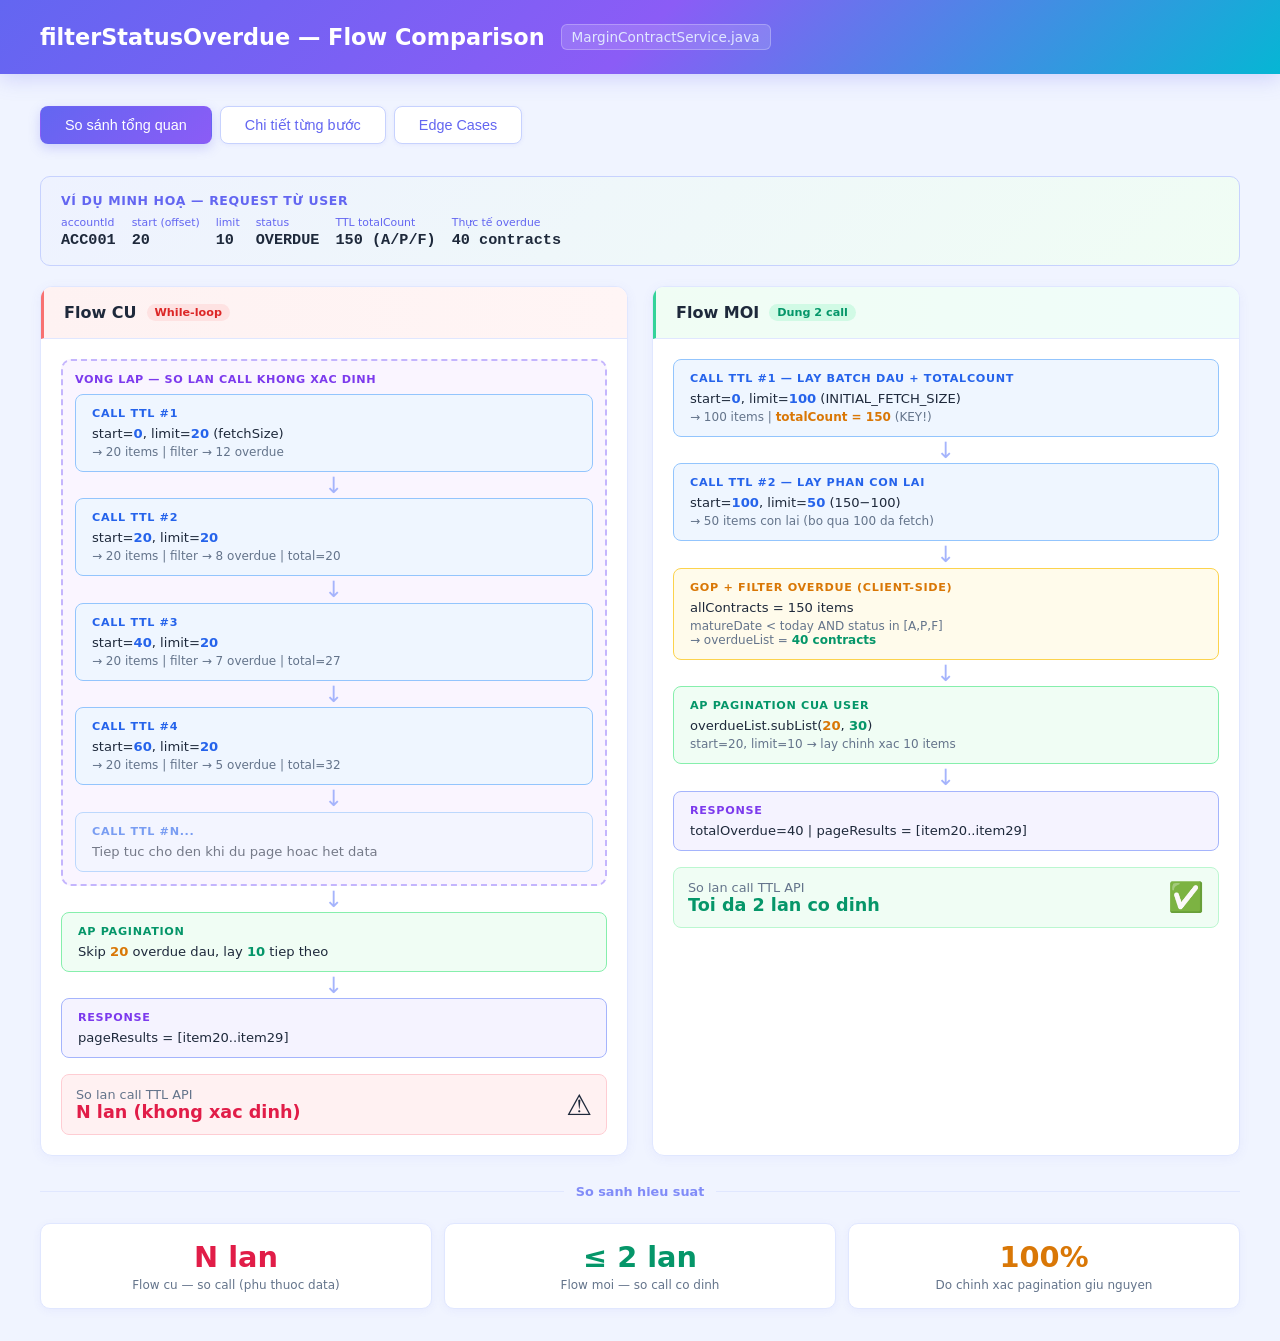
<file: index-3.html>
<!DOCTYPE html>
<html lang="vi">
<head>
<meta charset="UTF-8">
<meta name="viewport" content="width=device-width, initial-scale=1.0">
<title>filterStatusOverdue — So sánh Flow Cũ vs Mới</title>
<style>
  * { box-sizing: border-box; margin: 0; padding: 0; }
  body { font-family: 'Segoe UI', system-ui, sans-serif; background: #f0f4ff; color: #1e293b; min-height: 100vh; }

  header {
    background: linear-gradient(135deg, #6366f1 0%, #8b5cf6 50%, #06b6d4 100%);
    border-bottom: none;
    padding: 24px 40px;
    display: flex; align-items: center; gap: 16px;
    box-shadow: 0 4px 20px #6366f140;
  }
  header h1 { font-size: 1.4rem; font-weight: 700; color: #fff; }
  header span { font-size: 0.85rem; color: #e0e7ff; background: #ffffff25; border: 1px solid #ffffff40; border-radius: 6px; padding: 4px 10px; }

  .container { max-width: 1400px; margin: 0 auto; padding: 32px 40px; }

  /* tabs */
  .tabs { display: flex; gap: 8px; margin-bottom: 32px; }
  .tab { padding: 10px 24px; border-radius: 8px; border: 1px solid #c7d2fe; background: #fff; color: #6366f1; cursor: pointer; font-size: 0.9rem; font-weight: 500; transition: all .2s; box-shadow: 0 1px 4px #6366f115; }
  .tab.active { background: linear-gradient(135deg, #6366f1, #8b5cf6); border-color: transparent; color: #fff; box-shadow: 0 4px 12px #6366f140; }
  .tab:hover:not(.active) { border-color: #818cf8; color: #4f46e5; background: #eef2ff; }

  .panel { display: none; }
  .panel.active { display: block; }

  /* comparison grid */
  .grid { display: grid; grid-template-columns: 1fr 1fr; gap: 24px; }
  @media (max-width: 900px) { .grid { grid-template-columns: 1fr; } }

  .card {
    background: #fff;
    border: 1px solid #e0e7ff;
    border-radius: 12px;
    overflow: hidden;
    box-shadow: 0 2px 12px #6366f110;
  }
  .card-header {
    padding: 16px 20px;
    display: flex; align-items: center; gap: 10px;
    border-bottom: 1px solid #e0e7ff;
  }
  .card-header.old { background: linear-gradient(90deg, #fef2f2, #fff5f5); border-left: 3px solid #f87171; }
  .card-header.new { background: linear-gradient(90deg, #f0fdf4, #f0fdfa); border-left: 3px solid #34d399; }
  .card-header h2 { font-size: 1rem; font-weight: 600; color: #1e293b; }
  .badge { font-size: 0.7rem; padding: 2px 8px; border-radius: 20px; font-weight: 600; }
  .badge.bad { background: #fee2e2; color: #dc2626; }
  .badge.good { background: #d1fae5; color: #059669; }
  .card-body { padding: 20px; }

  /* flow steps */
  .step {
    display: flex; gap: 14px; margin-bottom: 12px; align-items: flex-start;
    animation: fadeIn .4s ease both;
  }
  .step-icon {
    width: 32px; height: 32px; border-radius: 8px; flex-shrink: 0;
    display: flex; align-items: center; justify-content: center;
    font-size: 0.8rem; font-weight: 700;
  }
  .step-icon.api { background: #dbeafe; color: #2563eb; }
  .step-icon.filter { background: #fef3c7; color: #d97706; }
  .step-icon.page { background: #d1fae5; color: #059669; }
  .step-icon.loop { background: #ede9fe; color: #7c3aed; }
  .step-icon.warn { background: #fee2e2; color: #dc2626; }
  .step-icon.ok { background: #d1fae5; color: #059669; }

  .step-content { flex: 1; }
  .step-title { font-size: 0.88rem; font-weight: 600; color: #1e293b; margin-bottom: 4px; }
  .step-desc { font-size: 0.8rem; color: #64748b; line-height: 1.5; }
  .step-code {
    margin-top: 6px; background: #f8fafc; border: 1px solid #e2e8f0;
    border-radius: 6px; padding: 8px 10px;
    font-family: 'Courier New', monospace; font-size: 0.75rem; color: #4f46e5;
    white-space: pre;
  }

  .arrow {
    text-align: center; color: #a5b4fc; font-size: 1.2rem; margin: 2px 0 2px 46px;
  }

  /* call counter */
  .call-counter {
    display: flex; gap: 8px; margin-top: 16px; padding: 12px 14px;
    border-radius: 8px; align-items: center;
  }
  .call-counter.bad { background: #fff1f2; border: 1px solid #fecdd3; }
  .call-counter.good { background: #f0fdf4; border: 1px solid #bbf7d0; }
  .call-counter-label { font-size: 0.8rem; color: #64748b; }
  .call-counter-value { font-size: 1.1rem; font-weight: 700; }
  .call-counter-value.bad { color: #e11d48; }
  .call-counter-value.good { color: #059669; }

  /* divider */
  .divider { display: flex; align-items: center; gap: 12px; margin: 28px 0 20px; }
  .divider-line { flex: 1; height: 1px; background: #e0e7ff; }
  .divider-label { font-size: 0.8rem; color: #818cf8; white-space: nowrap; font-weight: 600; }

  /* timeline panel */
  .timeline { position: relative; padding-left: 28px; }
  .timeline::before { content: ''; position: absolute; left: 10px; top: 0; bottom: 0; width: 2px; background: #e0e7ff; }
  .tl-item { position: relative; margin-bottom: 20px; }
  .tl-dot {
    position: absolute; left: -24px; top: 4px;
    width: 14px; height: 14px; border-radius: 50%; border: 2px solid;
  }
  .tl-dot.api { background: #818cf8; border-color: #6366f1; }
  .tl-dot.filter { background: #fbbf24; border-color: #f59e0b; }
  .tl-dot.page { background: #34d399; border-color: #10b981; }
  .tl-title { font-size: 0.85rem; font-weight: 600; color: #1e293b; margin-bottom: 4px; }
  .tl-desc { font-size: 0.78rem; color: #64748b; }
  .tl-tag { display: inline-block; font-size: 0.68rem; padding: 1px 7px; border-radius: 10px; margin-left: 6px; font-weight: 600; vertical-align: middle; }
  .tl-tag.old { background: #fee2e2; color: #dc2626; }
  .tl-tag.new { background: #d1fae5; color: #059669; }

  /* metrics */
  .metrics { display: grid; grid-template-columns: repeat(3, 1fr); gap: 12px; margin-top: 24px; }
  .metric { background: #fff; border: 1px solid #e0e7ff; border-radius: 10px; padding: 16px; text-align: center; box-shadow: 0 2px 8px #6366f110; }
  .metric-val { font-size: 1.8rem; font-weight: 800; margin-bottom: 4px; }
  .metric-label { font-size: 0.75rem; color: #64748b; }
  .metric-val.red { color: #e11d48; }
  .metric-val.green { color: #059669; }
  .metric-val.yellow { color: #d97706; }

  /* edge cases */
  .ec-grid { display: grid; grid-template-columns: repeat(2, 1fr); gap: 12px; }
  .ec-card { background: #fff; border: 1px solid #e0e7ff; border-radius: 10px; padding: 16px; box-shadow: 0 2px 8px #6366f110; }
  .ec-title { font-size: 0.85rem; font-weight: 600; color: #1e293b; margin-bottom: 8px; display: flex; align-items: center; gap: 8px; }
  .ec-icon { font-size: 1.1rem; }
  .ec-body { font-size: 0.78rem; color: #475569; line-height: 1.6; }
  .ec-code { display: inline; font-family: monospace; background: #eef2ff; padding: 1px 5px; border-radius: 4px; color: #4f46e5; }

  /* scenario */
  .scenario-box { background: linear-gradient(135deg, #eef2ff, #f0fdf4); border: 1px solid #c7d2fe; border-radius: 10px; padding: 16px 20px; margin-bottom: 20px; }
  .scenario-title { font-size: 0.78rem; color: #6366f1; margin-bottom: 8px; text-transform: uppercase; letter-spacing: .05em; font-weight: 700; }
  .scenario-params { display: flex; gap: 16px; flex-wrap: wrap; }
  .param { display: flex; flex-direction: column; gap: 2px; }
  .param-key { font-size: 0.68rem; color: #6366f1; }
  .param-val { font-size: 0.95rem; font-weight: 700; color: #1e293b; font-family: monospace; }

  /* visual flow */
  .vflow { display: flex; flex-direction: column; gap: 0; }
  .vbox {
    border: 1px solid; border-radius: 8px; padding: 12px 16px;
    position: relative; font-size: 0.82rem;
  }
  .vbox.api-box { background: #eff6ff; border-color: #93c5fd; }
  .vbox.filter-box { background: #fffbeb; border-color: #fcd34d; }
  .vbox.page-box { background: #f0fdf4; border-color: #86efac; }
  .vbox.result-box { background: #f5f3ff; border-color: #a5b4fc; }
  .vbox-label { font-size: 0.7rem; font-weight: 700; text-transform: uppercase; letter-spacing: .06em; margin-bottom: 6px; }
  .vbox-label.api { color: #2563eb; }
  .vbox-label.filter { color: #d97706; }
  .vbox-label.page { color: #059669; }
  .vbox-label.result { color: #7c3aed; }
  .vbox-content { color: #1e293b; }
  .vbox-sub { font-size: 0.75rem; color: #64748b; margin-top: 4px; }
  .varrow { text-align: center; color: #a5b4fc; font-size: 1.4rem; line-height: 1; padding: 2px 0; }
  .highlight { color: #d97706; font-weight: 700; }
  .highlight-g { color: #059669; font-weight: 700; }
  .highlight-b { color: #2563eb; font-weight: 700; }
  .loop-wrap { border: 2px dashed #c4b5fd; border-radius: 10px; padding: 12px; background: #faf5ff; }
  .loop-label { font-size: 0.7rem; color: #7c3aed; font-weight: 700; margin-bottom: 8px; text-transform: uppercase; letter-spacing: .05em; }

  @keyframes fadeIn { from { opacity: 0; transform: translateY(8px); } to { opacity: 1; transform: translateY(0); } }
</style>
</head>
<body>

<header>
  <div>
    <h1>filterStatusOverdue — Flow Comparison</h1>
  </div>
  <span>MarginContractService.java</span>
</header>

<div class="container">

  <div class="tabs">
    <button class="tab active" onclick="showTab('compare')">So sánh tổng quan</button>
    <button class="tab" onclick="showTab('detail')">Chi tiết từng bước</button>
    <button class="tab" onclick="showTab('edge')">Edge Cases</button>
  </div>

  <!-- ===================== TAB 1: COMPARE ===================== -->
  <div class="panel active" id="tab-compare">

    <div class="scenario-box">
      <div class="scenario-title">Ví dụ minh hoạ — Request từ user</div>
      <div class="scenario-params">
        <div class="param"><span class="param-key">accountId</span><span class="param-val">ACC001</span></div>
        <div class="param"><span class="param-key">start (offset)</span><span class="param-val">20</span></div>
        <div class="param"><span class="param-key">limit</span><span class="param-val">10</span></div>
        <div class="param"><span class="param-key">status</span><span class="param-val">OVERDUE</span></div>
        <div class="param"><span class="param-key">TTL totalCount</span><span class="param-val">150 (A/P/F)</span></div>
        <div class="param"><span class="param-key">Thực tế overdue</span><span class="param-val">40 contracts</span></div>
      </div>
    </div>

    <div class="grid">

      <!-- OLD -->
      <div class="card">
        <div class="card-header old">
          <h2>Flow CU</h2>
          <span class="badge bad">While-loop</span>
        </div>
        <div class="card-body">
          <div class="vflow">
            <div class="loop-wrap">
              <div class="loop-label">Vong lap — so lan call KHONG xac dinh</div>

              <div class="vbox api-box">
                <div class="vbox-label api">Call TTL #1</div>
                <div class="vbox-content">start=<span class="highlight-b">0</span>, limit=<span class="highlight-b">20</span> (fetchSize)</div>
                <div class="vbox-sub">→ 20 items | filter → 12 overdue</div>
              </div>
              <div class="varrow">↓</div>
              <div class="vbox api-box">
                <div class="vbox-label api">Call TTL #2</div>
                <div class="vbox-content">start=<span class="highlight-b">20</span>, limit=<span class="highlight-b">20</span></div>
                <div class="vbox-sub">→ 20 items | filter → 8 overdue | total=20</div>
              </div>
              <div class="varrow">↓</div>
              <div class="vbox api-box">
                <div class="vbox-label api">Call TTL #3</div>
                <div class="vbox-content">start=<span class="highlight-b">40</span>, limit=<span class="highlight-b">20</span></div>
                <div class="vbox-sub">→ 20 items | filter → 7 overdue | total=27</div>
              </div>
              <div class="varrow">↓</div>
              <div class="vbox api-box">
                <div class="vbox-label api">Call TTL #4</div>
                <div class="vbox-content">start=<span class="highlight-b">60</span>, limit=<span class="highlight-b">20</span></div>
                <div class="vbox-sub">→ 20 items | filter → 5 overdue | total=32</div>
              </div>
              <div class="varrow">↓</div>
              <div class="vbox api-box" style="opacity:.6">
                <div class="vbox-label api">Call TTL #N...</div>
                <div class="vbox-content">Tiep tuc cho den khi du page hoac het data</div>
              </div>
            </div>

            <div class="varrow">↓</div>

            <div class="vbox page-box">
              <div class="vbox-label page">Ap Pagination</div>
              <div class="vbox-content">Skip <span class="highlight">20</span> overdue dau, lay <span class="highlight-g">10</span> tiep theo</div>
            </div>

            <div class="varrow">↓</div>

            <div class="vbox result-box">
              <div class="vbox-label result">Response</div>
              <div class="vbox-content">pageResults = [item20..item29]</div>
            </div>
          </div>

          <div class="call-counter bad">
            <div style="flex:1">
              <div class="call-counter-label">So lan call TTL API</div>
              <div class="call-counter-value bad">N lan (khong xac dinh)</div>
            </div>
            <div style="font-size:1.8rem">⚠️</div>
          </div>
        </div>
      </div>

      <!-- NEW -->
      <div class="card">
        <div class="card-header new">
          <h2>Flow MOI</h2>
          <span class="badge good">Dung 2 call</span>
        </div>
        <div class="card-body">
          <div class="vflow">

            <div class="vbox api-box">
              <div class="vbox-label api">Call TTL #1 — Lay batch dau + totalCount</div>
              <div class="vbox-content">start=<span class="highlight-b">0</span>, limit=<span class="highlight-b">100</span> (INITIAL_FETCH_SIZE)</div>
              <div class="vbox-sub">→ 100 items | <span class="highlight">totalCount = 150</span> (KEY!)</div>
            </div>

            <div class="varrow">↓</div>

            <div class="vbox api-box">
              <div class="vbox-label api">Call TTL #2 — Lay phan con lai</div>
              <div class="vbox-content">start=<span class="highlight-b">100</span>, limit=<span class="highlight-b">50</span> (150−100)</div>
              <div class="vbox-sub">→ 50 items con lai (bo qua 100 da fetch)</div>
            </div>

            <div class="varrow">↓</div>

            <div class="vbox filter-box">
              <div class="vbox-label filter">Gop + Filter Overdue (client-side)</div>
              <div class="vbox-content">allContracts = 150 items</div>
              <div class="vbox-sub">matureDate &lt; today AND status in [A,P,F]<br>→ overdueList = <span class="highlight-g">40 contracts</span></div>
            </div>

            <div class="varrow">↓</div>

            <div class="vbox page-box">
              <div class="vbox-label page">Ap Pagination cua user</div>
              <div class="vbox-content">overdueList.subList(<span class="highlight">20</span>, <span class="highlight-g">30</span>)</div>
              <div class="vbox-sub">start=20, limit=10 → lay chinh xac 10 items</div>
            </div>

            <div class="varrow">↓</div>

            <div class="vbox result-box">
              <div class="vbox-label result">Response</div>
              <div class="vbox-content">totalOverdue=40 | pageResults = [item20..item29]</div>
            </div>

          </div>

          <div class="call-counter good">
            <div style="flex:1">
              <div class="call-counter-label">So lan call TTL API</div>
              <div class="call-counter-value good">Toi da 2 lan co dinh</div>
            </div>
            <div style="font-size:1.8rem">✅</div>
          </div>
        </div>
      </div>

    </div>

    <div class="divider">
      <div class="divider-line"></div>
      <div class="divider-label">So sanh hieu suat</div>
      <div class="divider-line"></div>
    </div>

    <div class="metrics">
      <div class="metric">
        <div class="metric-val red">N lan</div>
        <div class="metric-label">Flow cu — so call (phu thuoc data)</div>
      </div>
      <div class="metric">
        <div class="metric-val green">≤ 2 lan</div>
        <div class="metric-label">Flow moi — so call co dinh</div>
      </div>
      <div class="metric">
        <div class="metric-val yellow">100%</div>
        <div class="metric-label">Do chinh xac pagination giu nguyen</div>
      </div>
    </div>
  </div>

  <!-- ===================== TAB 2: DETAIL ===================== -->
  <div class="panel" id="tab-detail">

    <div class="grid">

      <!-- OLD DETAIL -->
      <div class="card">
        <div class="card-header old">
          <h2>Flow CU — Tung buoc</h2>
          <span class="badge bad">Kha nang nhieu call</span>
        </div>
        <div class="card-body">

          <div class="step">
            <div class="step-icon loop">①</div>
            <div class="step-content">
              <div class="step-title">Tinh fetchSize</div>
              <div class="step-desc">fetchSize = max(limit × 2, 3). Voi limit=10 → fetchSize=20. Qua nho voi dataset lon.</div>
              <div class="step-code">final int fetchSize = Math.max(limit * 2, 3); // = 20</div>
            </div>
          </div>
          <div class="arrow">↓</div>

          <div class="step">
            <div class="step-icon loop">②</div>
            <div class="step-content">
              <div class="step-title">Bat dau vong lap while(true)</div>
              <div class="step-desc">offset=0, tiep tuc fetch tung batch nho, tang offset sau moi lan.</div>
              <div class="step-code">while (true) {
  var contracts = fetch(accountId, from, to, offset, fetchSize);
  if (contracts.isEmpty()) break;
  // filter...
  offset += fetchSize;
}</div>
            </div>
          </div>
          <div class="arrow">↓</div>

          <div class="step">
            <div class="step-icon filter">③</div>
            <div class="step-content">
              <div class="step-title">Filter overdue trong tung batch</div>
              <div class="step-desc">Moi contract duoc kiem tra matureDate &lt; today va status [A,P,F]. Ket qua tich luy dan.</div>
            </div>
          </div>
          <div class="arrow">↓</div>

          <div class="step">
            <div class="step-icon page">④</div>
            <div class="step-content">
              <div class="step-title">Kiem tra dieu kien dung vong lap</div>
              <div class="step-desc">Dung khi co du item cho page VA batch vua fetch la batch cuoi (it hon fetchSize). Rat kho xac dinh som.</div>
              <div class="step-code">if ((pageResults.size() >= limit) && (contracts.size() < fetchSize)) break;</div>
            </div>
          </div>
          <div class="arrow">↓</div>

          <div class="step">
            <div class="step-icon warn">⑤</div>
            <div class="step-content">
              <div class="step-title">Van de: Co the fetch qua nhieu</div>
              <div class="step-desc">Neu du lieu overdue nam cuoi dataset, vong lap phai duyet qua toan bo. Voi 10,000 contracts → co the 500+ lan call TTL.</div>
            </div>
          </div>

        </div>
      </div>

      <!-- NEW DETAIL -->
      <div class="card">
        <div class="card-header new">
          <h2>Flow MOI — Tung buoc</h2>
          <span class="badge good">Chinh xac, hieu qua</span>
        </div>
        <div class="card-body">

          <div class="step">
            <div class="step-icon api">①</div>
            <div class="step-content">
              <div class="step-title">Call TTL lan 1 — Lay batch dau</div>
              <div class="step-desc">Fetch 100 items dau tien (INITIAL_FETCH_SIZE). Quan trong: lay totalCount tu response de biet tong so contracts [A,P,F].</div>
              <div class="step-code">var res1 = ttlClient.findMarginContracts(
  new MarginContractReq(..., 0, 100, [A,P,F]),
  getCookieValue()
);
long totalCount = res1.totalCount(); // e.g. 150</div>
            </div>
          </div>
          <div class="arrow">↓</div>

          <div class="step">
            <div class="step-icon api">②</div>
            <div class="step-content">
              <div class="step-title">Call TTL lan 2 — Lay phan con lai</div>
              <div class="step-desc">remaining = totalCount - 100. Neu > 0, fetch tiep tu offset=100, limit=remaining. Bo qua chinh xac 100 items da lay o lan 1.</div>
              <div class="step-code">long remaining = totalCount - INITIAL_FETCH_SIZE; // 50
if (remaining > 0) {
  var res2 = ttlClient.findMarginContracts(
    new MarginContractReq(..., 100, 50, [A,P,F]),
    getCookieValue()
  );
  allContracts.addAll(res2.list());
}</div>
            </div>
          </div>
          <div class="arrow">↓</div>

          <div class="step">
            <div class="step-icon filter">③</div>
            <div class="step-content">
              <div class="step-title">Filter overdue tren toan bo data</div>
              <div class="step-desc">Duyet allContracts (150 items), chi giu lai nhung contract co matureDate &lt; today. Tinh tong lending, paid, os, interest.</div>
              <div class="step-code">for (var c : allContracts) {
  var mapped = map(c, today);
  if (mapped.loanContractStatus() == OVERDUE) {
    overdueList.add(mapped);
    // cong don amounts...
  }
} // overdueList.size() = 40</div>
            </div>
          </div>
          <div class="arrow">↓</div>

          <div class="step">
            <div class="step-icon page">④</div>
            <div class="step-content">
              <div class="step-title">Ap pagination cua user</div>
              <div class="step-desc">Dung subList don gian. start=20, limit=10 → lay chinh xac item 20 den 29 trong danh sach overdue.</div>
              <div class="step-code">int from = Math.min(start, totalOverdue);       // 20
int to   = Math.min(start + limit, totalOverdue); // 30
var pageResults = overdueList.subList(from, to);</div>
            </div>
          </div>
          <div class="arrow">↓</div>

          <div class="step">
            <div class="step-icon ok">⑤</div>
            <div class="step-content">
              <div class="step-title">Tra ve response chuan xac</div>
              <div class="step-desc">totalOverdue=40 (so luong thuc te), pageResults=10 items dung trang. Tong amounts tinh tu toan bo 40 overdue contracts.</div>
            </div>
          </div>

        </div>
      </div>

    </div>

    <div class="divider">
      <div class="divider-line"></div>
      <div class="divider-label">Timeline call API</div>
      <div class="divider-line"></div>
    </div>

    <div class="grid">
      <div class="card">
        <div class="card-header old"><h2>Flow CU — Timeline</h2></div>
        <div class="card-body">
          <div class="timeline">
            <div class="tl-item">
              <div class="tl-dot api"></div>
              <div class="tl-title">t=0ms — Call #1 <span class="tl-tag old">API</span></div>
              <div class="tl-desc">GET /marginContract | start=0, limit=20</div>
            </div>
            <div class="tl-item">
              <div class="tl-dot api"></div>
              <div class="tl-title">t=200ms — Call #2 <span class="tl-tag old">API</span></div>
              <div class="tl-desc">GET /marginContract | start=20, limit=20</div>
            </div>
            <div class="tl-item">
              <div class="tl-dot api"></div>
              <div class="tl-title">t=400ms — Call #3 <span class="tl-tag old">API</span></div>
              <div class="tl-desc">GET /marginContract | start=40, limit=20</div>
            </div>
            <div class="tl-item" style="opacity:.5">
              <div class="tl-dot api"></div>
              <div class="tl-title">t=600ms — Call #4..N <span class="tl-tag old">API</span></div>
              <div class="tl-desc">Tiep tuc... co the hang chuc lan call</div>
            </div>
            <div class="tl-item">
              <div class="tl-dot page"></div>
              <div class="tl-title">t=?ms — Tra ket qua</div>
              <div class="tl-desc">Thoi gian khong xac dinh, phu thuoc so contract</div>
            </div>
          </div>
        </div>
      </div>

      <div class="card">
        <div class="card-header new"><h2>Flow MOI — Timeline</h2></div>
        <div class="card-body">
          <div class="timeline">
            <div class="tl-item">
              <div class="tl-dot api"></div>
              <div class="tl-title">t=0ms — Call #1 <span class="tl-tag new">API</span></div>
              <div class="tl-desc">GET /marginContract | start=0, limit=100 → totalCount=150</div>
            </div>
            <div class="tl-item">
              <div class="tl-dot api"></div>
              <div class="tl-title">t=200ms — Call #2 <span class="tl-tag new">API</span></div>
              <div class="tl-desc">GET /marginContract | start=100, limit=50 (remaining)</div>
            </div>
            <div class="tl-item">
              <div class="tl-dot filter"></div>
              <div class="tl-title">t=210ms — Filter + Pagination</div>
              <div class="tl-desc">In-memory: duyet 150 items, lay 40 overdue, subList(20,30)</div>
            </div>
            <div class="tl-item">
              <div class="tl-dot page"></div>
              <div class="tl-title">t=210ms — Tra ket qua <span class="tl-tag new">DONE</span></div>
              <div class="tl-desc">Luon ~2x latency API, khong phu thuoc so contract</div>
            </div>
          </div>
        </div>
      </div>
    </div>
  </div>

  <!-- ===================== TAB 3: EDGE CASES ===================== -->
  <div class="panel" id="tab-edge">

    <div class="ec-grid">

      <div class="ec-card">
        <div class="ec-title"><span class="ec-icon">1️⃣</span> totalCount ≤ 100 (chi 1 call)</div>
        <div class="ec-body">
          Khi TTL tra ve <span class="ec-code">totalCount = 60</span><br><br>
          <strong>remaining</strong> = 60 − 100 = <span class="ec-code">−40 ≤ 0</span><br><br>
          → <strong>Bo qua Call #2 hoan toan</strong><br>
          → allContracts = res1.list() (60 items)<br>
          → Chi toc do 1 lan call TTL
        </div>
      </div>

      <div class="ec-card">
        <div class="ec-title"><span class="ec-icon">2️⃣</span> totalCount = null tu API</div>
        <div class="ec-body">
          Mot so truong hop TTL co the tra <span class="ec-code">null</span> cho totalCount<br><br>
          <span class="ec-code">long totalCount = res1.totalCount() != null ? res1.totalCount() : 0;</span><br><br>
          → totalCount = 0<br>
          → remaining = 0 − 100 = −100 ≤ 0<br>
          → Bo qua Call #2, dung du lieu call #1
        </div>
      </div>

      <div class="ec-card">
        <div class="ec-title"><span class="ec-icon">3️⃣</span> start vuot qua tong overdue</div>
        <div class="ec-body">
          User truyen <span class="ec-code">start=100</span> nhung chi co <span class="ec-code">40 overdue</span><br><br>
          <span class="ec-code">from = Math.min(100, 40) = 40</span><br>
          <span class="ec-code">to   = Math.min(110, 40) = 40</span><br><br>
          → <span class="ec-code">subList(40, 40)</span> = list rong<br>
          → Tra ve empty list, totalOverdue=40
        </div>
      </div>

      <div class="ec-card">
        <div class="ec-title"><span class="ec-icon">4️⃣</span> res1.list() hoac res2.list() = null</div>
        <div class="ec-body">
          TTL co the tra <span class="ec-code">null</span> thay vi empty list<br><br>
          <span class="ec-code">new ArrayList&lt;&gt;(res1.list() != null ? res1.list() : List.of())</span><br><br>
          Tuong tu cho res2:<br>
          <span class="ec-code">if (res2.list() != null) allContracts.addAll(res2.list());</span><br><br>
          → Khong NullPointerException
        </div>
      </div>

      <div class="ec-card">
        <div class="ec-title"><span class="ec-icon">5️⃣</span> Khong co contract nao overdue</div>
        <div class="ec-body">
          Sau khi filter, <span class="ec-code">overdueList.size() = 0</span><br><br>
          → totalOverdue = 0<br>
          → from = min(start, 0) = 0<br>
          → to   = min(start+limit, 0) = 0<br>
          → subList(0, 0) = empty list<br><br>
          Tra ve response voi totalOverdue=0, list=[]
        </div>
      </div>

      <div class="ec-card">
        <div class="ec-title"><span class="ec-icon">6️⃣</span> TTL tra loi (errorCode != success)</div>
        <div class="ec-body">
          Sau moi call TTL deu co validate:<br>
          <span class="ec-code">ttlClient.validateErrorCode(res.errorCode());</span><br><br>
          → Neu loi: nem <span class="ec-code">TtlUnauthorizedException</span> hoac <span class="ec-code">TtlFailureException</span><br>
          → Xu ly o tang cao hon (controller/filter)<br>
          → Khong xu ly mot nua roi tra data sai
        </div>
      </div>

    </div>

    <div class="divider">
      <div class="divider-line"></div>
      <div class="divider-label">Thay doi code</div>
      <div class="divider-line"></div>
    </div>

    <div class="card">
      <div class="card-header" style="border-left:3px solid #6366f1; background: linear-gradient(90deg, #eef2ff, #fff);">
        <h2>Nhung thay doi trong MarginContractService.java</h2>
      </div>
      <div class="card-body">
        <div class="grid" style="gap:16px">
          <div>
            <div style="font-size:.8rem;color:#dc2626;font-weight:600;margin-bottom:8px;">XOA (lines 48-135)</div>
            <div style="background:#fff1f2;border:1px solid #fecdd3;border-radius:8px;padding:14px;font-family:monospace;font-size:.75rem;color:#9f1239;white-space:pre-line">// Xoa toan bo while-loop trong
// filterStatusOverdue()

// Xoa helper method fetch()
// (lines 120-135) — khong
// can thiet nua</div>
          </div>
          <div>
            <div style="font-size:.8rem;color:#059669;font-weight:600;margin-bottom:8px;">THEM (thay the)</div>
            <div style="background:#f0fdf4;border:1px solid #bbf7d0;border-radius:8px;padding:14px;font-family:monospace;font-size:.75rem;color:#166534;white-space:pre-line">// Them hang so
private static final int
  INITIAL_FETCH_SIZE = 100;

// Viet lai filterStatusOverdue()
// voi 2-call strategy</div>
          </div>
        </div>
      </div>
    </div>

  </div>

</div>

<script>
function showTab(name) {
  document.querySelectorAll('.tab').forEach(t => t.classList.remove('active'));
  document.querySelectorAll('.panel').forEach(p => p.classList.remove('active'));
  document.getElementById('tab-' + name).classList.add('active');
  event.target.classList.add('active');
}
</script>
</body>
</html>
</file>
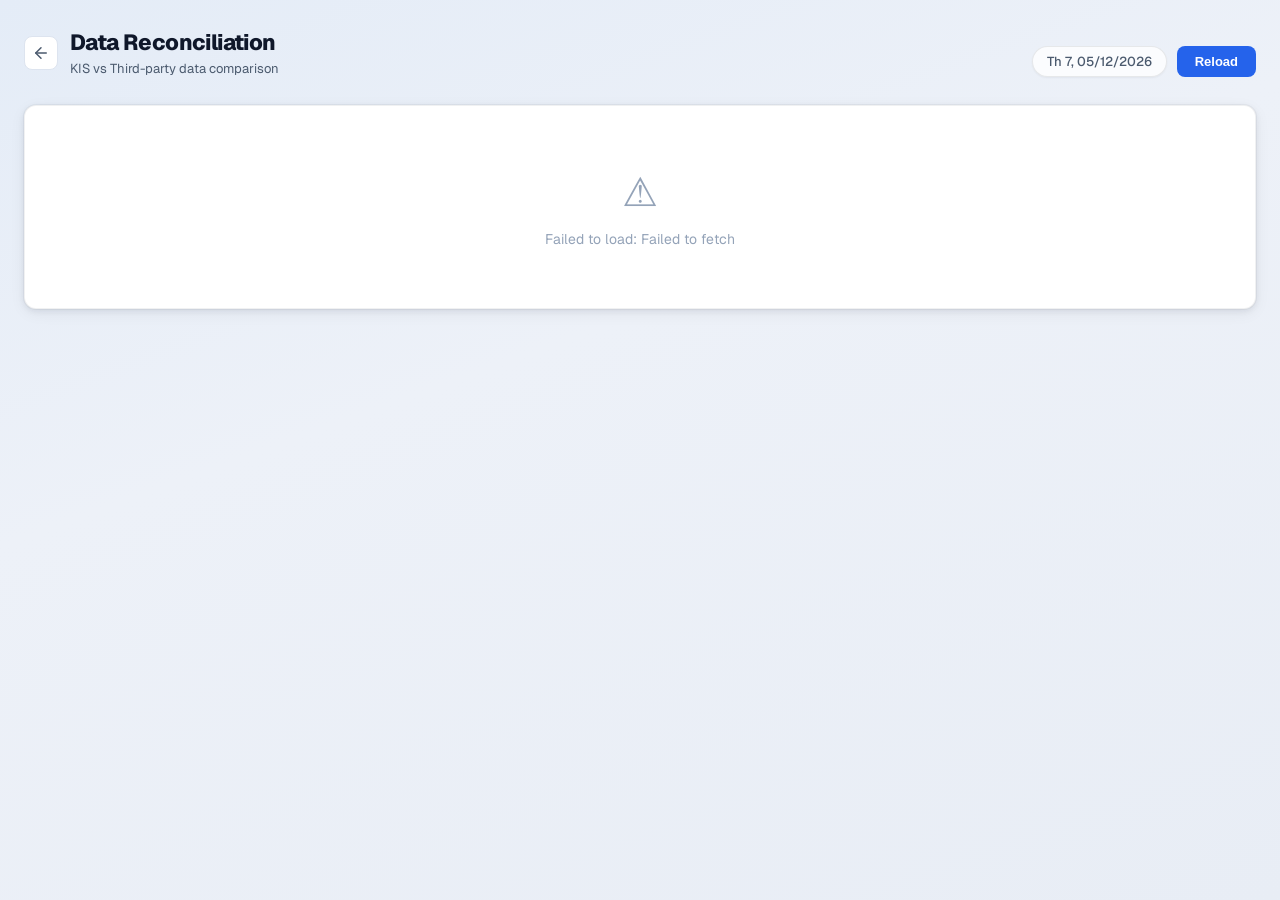
<file: index2.html>
<!DOCTYPE html>
<html lang="vi">
<head>
    <meta charset="UTF-8">
    <meta name="viewport" content="width=device-width, initial-scale=1.0">
    <title>Data Reconciliation Dashboard</title>
    <link rel="preconnect" href="https://fonts.googleapis.com">
    <link rel="preconnect" href="https://fonts.gstatic.com" crossorigin>
    <link href="https://fonts.googleapis.com/css2?family=Geist:wght@400;500;600;700;800&family=Geist+Mono:wght@400;500&display=swap" rel="stylesheet">
    <style>
        :root {
            --primary: #2563eb;
            --primary-dark: #1d4ed8;
            --success: #16a34a;
            --success-bg: #f0fdf4;
            --success-border: #86efac;
            --danger: #dc2626;
            --danger-bg: #fef2f2;
            --danger-border: #fca5a5;
            --warn: #d97706;
            --warn-bg: #fffbeb;
            --warn-border: #fcd34d;
            --bg: #e8eef6;
            --surface: #ffffff;
            --border: #dde4ef;
            --text: #0f172a;
            --text-secondary: #4b5a6e;
            --text-muted: #94a3b8;
            --radius: 12px;
            --shadow-sm: 0 1px 2px rgba(15,23,42,0.05), 0 1px 4px rgba(15,23,42,0.04);
            --shadow: 0 2px 6px rgba(15,23,42,0.07), 0 4px 16px rgba(15,23,42,0.06), 0 0 0 1px rgba(15,23,42,0.04);
            --shadow-lg: 0 8px 24px rgba(15,23,42,0.12), 0 20px 48px rgba(15,23,42,0.08), 0 0 0 1px rgba(15,23,42,0.04);
        }

        * { margin: 0; padding: 0; box-sizing: border-box; }

        body {
            font-family: 'Geist', system-ui, sans-serif;
            background: linear-gradient(160deg, #e4ecf7 0%, #edf1f8 40%, #e8edf5 100%);
            background-attachment: fixed;
            color: var(--text);
            min-height: 100vh;
            -webkit-font-smoothing: antialiased;
            font-size: 15px;
        }

        .container { max-width: 1280px; margin: 0 auto; padding: 28px 24px 64px; }

        header {
            display: flex;
            justify-content: space-between;
            align-items: flex-end;
            margin-bottom: 28px;
        }

        .header-left h1 { font-size: 22px; font-weight: 800; letter-spacing: -0.6px; }
        .header-left p { color: var(--text-secondary); font-size: 13px; margin-top: 4px; }

        .header-right { display: flex; gap: 10px; align-items: center; }

        .date-badge {
            background: rgba(255,255,255,0.8);
            border: 1px solid rgba(15,23,42,0.09);
            padding: 6px 14px;
            border-radius: 20px;
            font-size: 13px;
            font-weight: 500;
            color: var(--text-secondary);
            box-shadow: 0 1px 2px rgba(15,23,42,0.05);
        }

        .btn {
            display: inline-flex; align-items: center; gap: 6px;
            padding: 8px 18px; border-radius: 8px; font-size: 13px;
            font-weight: 600; border: none; cursor: pointer; transition: all .15s;
        }
        .btn-primary { background: var(--primary); color: #fff; }
        .btn-primary:hover { background: var(--primary-dark); }
        .btn-primary:disabled { opacity: .55; cursor: not-allowed; }

        /* ── Summary ── */
        .summary { display: grid; grid-template-columns: repeat(3,1fr); gap: 16px; margin-bottom: 28px; }
        .summary-card {
            background: var(--surface);
            border: 1px solid rgba(15,23,42,0.06);
            border-radius: var(--radius);
            padding: 18px 20px;
            display: flex;
            align-items: center;
            gap: 14px;
            box-shadow: var(--shadow);
            transition: transform .15s, box-shadow .15s;
        }
        .summary-icon {
            width: 42px; height: 42px; border-radius: 10px;
            display: grid; place-items: center; font-size: 18px; flex-shrink: 0;
        }
        .summary-icon.total { background: linear-gradient(135deg, #dbeafe 0%, #eff6ff 100%); color: var(--primary); }
        .summary-icon.pass  { background: linear-gradient(135deg, #dcfce7 0%, #f0fdf4 100%); color: var(--success); }
        .summary-icon.fail  { background: linear-gradient(135deg, #fee2e2 0%, #fef2f2 100%); color: var(--danger); }
        .summary-info .label {
            font-size: 12px; font-weight: 500; color: var(--text-muted);
            text-transform: uppercase; letter-spacing: .4px;
        }
        .summary-info .value { font-size: 28px; font-weight: 800; line-height: 1.1; letter-spacing: -1px; }

        /* ── Platform Section ── */
        .platform-section { margin-bottom: 24px; }
        .platform-section:last-child { margin-bottom: 0; }

        .table-card {
            background: var(--surface);
            border: 1px solid rgba(15,23,42,0.06);
            border-radius: var(--radius);
            overflow: hidden;
            box-shadow: var(--shadow);
            transition: box-shadow .15s;
        }
        .table-card-header {
            padding: 16px 20px; border-bottom: 1px solid var(--border);
            display: flex; justify-content: space-between; align-items: center;
            background: linear-gradient(180deg, #f8faff 0%, #ffffff 100%);
        }
        .table-card-header h2 { font-size: 15px; font-weight: 700; letter-spacing: -0.3px; }

        .platform-tag {
            display: inline-flex; align-items: center; gap: 5px;
            padding: 4px 12px; border-radius: 6px; font-size: 11px;
            font-weight: 700; text-transform: uppercase; letter-spacing: .3px;
        }
        .platform-tag.wts  { background: linear-gradient(135deg, #dbeafe 0%, #eff6ff 100%); color: var(--primary); border: 1px solid #93c5fd; box-shadow: 0 1px 3px rgba(37,99,235,0.12); }
        .platform-tag.ikis { background: linear-gradient(135deg, #ede9fe 0%, #f5f3ff 100%); color: #7c3aed; border: 1px solid #c4b5fd; box-shadow: 0 1px 3px rgba(124,58,237,0.12); }

        /* ── Table ── */
        .recon-table { width: 100%; border-collapse: collapse; }
        .recon-table th, .recon-table td {
            padding: 10px 16px; font-size: 13px; text-align: center;
            border-bottom: 1px solid var(--border);
        }
        .recon-table thead th {
            background: linear-gradient(180deg, #f5f8ff 0%, #f0f4fb 100%);
            font-weight: 700; color: var(--text-secondary);
            font-size: 11.5px; text-transform: uppercase; letter-spacing: .5px;
            border-bottom: 2px solid var(--border);
        }
        .recon-table tbody tr { transition: background .1s; }
        .recon-table tbody tr:hover { background: #f0f5ff; }
        .recon-table tbody tr:last-child td { border-bottom: none; }
        .market-name { text-align: left !important; font-weight: 600; width: 130px; }

        /* ── Badges ── */
        .badge {
            display: inline-flex; align-items: center; gap: 4px;
            padding: 4px 11px; border-radius: 8px; font-size: 12px;
            font-weight: 700; line-height: 1; letter-spacing: 0.1px;
        }
        .badge-ok { background: linear-gradient(135deg, #dcfce7 0%, #f0fdf4 100%); color: #15803d; border: 1px solid #86efac; }
        .badge-fail {
            background: linear-gradient(135deg, #fee2e2 0%, #fef2f2 100%);
            color: #dc2626; border: 1px solid var(--danger-border);
            cursor: pointer; transition: all .15s;
            box-shadow: 0 1px 3px rgba(220,38,38,0.12);
        }
        .badge-fail:hover {
            background: linear-gradient(135deg, #fecaca 0%, #fee2e2 100%);
            border-color: #f87171;
            box-shadow: 0 2px 6px rgba(220,38,38,0.2);
        }

        /* ── Modal ── */
        .modal-overlay {
            display: none; position: fixed; inset: 0; z-index: 100;
            background: rgba(15,23,42,.45); backdrop-filter: blur(4px);
        }
        .modal-overlay.active { display: flex; align-items: center; justify-content: center; animation: fadeIn .15s; }
        @keyframes fadeIn { from { opacity: 0 } }
        @keyframes slideUp { from { opacity: 0; transform: translateY(12px) } }

        .modal {
            background: var(--surface); width: 90%; max-width: 580px;
            border-radius: 16px; overflow: hidden; animation: slideUp .2s ease;
            max-height: 85vh; display: flex; flex-direction: column;
            box-shadow: var(--shadow-lg), 0 0 0 1px rgba(15,23,42,0.05);
        }
        .modal-header {
            display: flex; justify-content: space-between; align-items: center;
            padding: 20px 22px; border-bottom: 1px solid var(--border); flex-shrink: 0;
            background: linear-gradient(180deg, #f8faff 0%, #ffffff 100%);
        }
        .modal-header h3 { font-size: 17px; font-weight: 700; }
        .modal-context { font-size: 12px; color: var(--text-muted); font-weight: 500; margin-top: 2px; }

        .close-btn {
            width: 32px; height: 32px; border-radius: 8px;
            border: 1px solid var(--border); background: transparent;
            display: grid; place-items: center; cursor: pointer;
            font-size: 18px; color: var(--text-secondary); transition: all .1s;
        }
        .close-btn:hover { background: #f1f5f9; color: var(--text); }

        .modal-scroll { overflow-y: auto; flex: 1; }

        .modal-body { padding: 18px 22px; display: flex; flex-direction: column; gap: 12px; }
        .missing-row { display: grid; grid-template-columns: 1fr 1fr; gap: 12px; }
        .missing-row > .error-panel { min-width: 0; }

        /* ── Error Panel ── */
        .error-panel {
            background: #f8fafc; border: 1px solid rgba(15,23,42,0.07);
            border-radius: 10px; overflow: hidden;
        }
        .error-panel-header {
            display: flex; justify-content: space-between; align-items: center;
            padding: 10px 14px; border-bottom: 1px solid var(--border);
        }
        .error-panel-title {
            font-size: 12px; font-weight: 700; display: flex; align-items: center; gap: 6px;
        }
        .error-panel-title .count {
            min-width: 20px; height: 18px; padding: 0 6px;
            border-radius: 9px; font-size: 11px; font-weight: 700;
            display: inline-flex; align-items: center; justify-content: center;
        }

        .panel-source .error-panel-title { color: var(--danger); }
        .panel-source .count { background: var(--danger-bg); color: var(--danger); }

        .panel-kis .error-panel-title { color: var(--warn); }
        .panel-kis .count { background: var(--warn-bg); color: var(--warn); }

        .panel-mismatch .error-panel-title { color: var(--primary); }
        .panel-mismatch .count { background: #eff6ff; color: var(--primary); }

        .btn-copy {
            display: inline-flex; align-items: center; gap: 4px;
            padding: 4px 10px; border-radius: 6px; font-size: 11px;
            font-weight: 600; border: 1px solid var(--border); background: var(--surface);
            cursor: pointer; color: var(--text-secondary); transition: all .15s;
        }
        .btn-copy:hover { background: #f1f5f9; color: var(--text); }
        .btn-copy.copied { background: var(--success-bg); color: var(--success); border-color: var(--success-border); }

        .symbol-list {
            list-style: none; padding: 10px 14px;
            display: flex; flex-direction: column; gap: 2px;
        }
        .symbol-list li {
            font-size: 13px; font-weight: 600;
            font-family: 'SF Mono', 'Cascadia Code', 'Consolas', monospace;
            color: var(--text); padding: 4px 8px; border-radius: 4px;
        }
        .symbol-list li:hover { background: #e2e8f0; }
        .symbol-list .empty {
            font-family: inherit; font-weight: 500; color: var(--text-muted);
        }
        .symbol-list .empty:hover { background: transparent; }

        /* mismatch table */
        .mismatch-table { width: 100%; border-collapse: collapse; }
        .mismatch-table th, .mismatch-table td {
            padding: 6px 14px; font-size: 12px; text-align: left;
            border-bottom: 1px solid var(--border);
        }
        .mismatch-table thead th {
            background: #f1f5f9; font-weight: 600; color: var(--text-secondary);
            font-size: 11px; text-transform: uppercase; letter-spacing: .3px;
        }
        .mismatch-table tbody tr:last-child td { border-bottom: none; }
        .mismatch-table .mono {
            font-family: 'SF Mono', 'Cascadia Code', 'Consolas', monospace;
            font-weight: 600;
        }

        .modal-footer {
            padding: 14px 22px; border-top: 1px solid var(--border);
            text-align: right; flex-shrink: 0;
        }
        .btn-secondary {
            padding: 8px 20px; border-radius: 8px; border: 1px solid var(--border);
            background: var(--surface); font-size: 13px; font-weight: 600;
            cursor: pointer; color: var(--text-secondary); transition: all .1s;
        }
        .btn-secondary:hover { background: #f1f5f9; color: var(--text); }

        .spinner {
            width: 16px; height: 16px;
            border: 2px solid rgba(255,255,255,.3); border-top-color: #fff;
            border-radius: 50%; animation: spin .5s linear infinite;
        }
        @keyframes spin { to { transform: rotate(360deg) } }

        .empty-state { text-align: center; padding: 60px 20px; color: var(--text-muted); }
        .empty-state .icon { font-size: 40px; margin-bottom: 12px; }
        .empty-state p { font-size: 14px; }

        .badge-pending {
            background: var(--warn-bg); color: #b45309; border: 1px solid var(--warn-border);
            position: relative; overflow: hidden;
        }
        .badge-pending::after {
            content: ''; position: absolute; inset: 0;
            background: linear-gradient(90deg, transparent 0%, rgba(245,158,11,.18) 40%, rgba(245,158,11,.28) 50%, rgba(245,158,11,.18) 60%, transparent 100%);
            animation: shimmer 1.5s ease-in-out infinite;
        }
        @keyframes shimmer { 0%{transform:translateX(-100%)} 100%{transform:translateX(100%)} }

        .ssi-notice {
            background: linear-gradient(135deg, #fffbeb 0%, #fef9e7 100%);
            border: 1px solid var(--warn-border);
            border-radius: var(--radius); padding: 12px 18px;
            font-size: 13px; font-weight: 500; color: #92400e;
            margin-bottom: 16px; display: flex; align-items: center; gap: 8px;
            box-shadow: 0 1px 3px rgba(217,119,6,0.1);
        }

        /* ── Smooth transitions ── */
        @keyframes fadeSlideIn { from { opacity: 0; transform: translateY(8px) } to { opacity: 1; transform: none } }
        .fade-in { animation: fadeSlideIn .3s ease both; }
        .platform-section:nth-child(2) { animation-delay: .05s; }
        .platform-section:nth-child(3) { animation-delay: .1s; }
        .summary-card:hover { transform: translateY(-3px); box-shadow: var(--shadow-lg); }
        .recon-table tbody tr { animation: fadeSlideIn .2s ease both; }
        .recon-table tbody tr:nth-child(n) { animation-delay: calc(var(--row, 0) * 25ms); }

        /* ── Responsive ── */
        @media (max-width: 768px) {
            .container { padding: 16px 12px; }

            header { flex-direction: column; align-items: flex-start; gap: 12px; margin-bottom: 20px; }
            .header-left h1 { font-size: 18px; }
            .header-right { width: 100%; justify-content: space-between; }

            .summary { grid-template-columns: 1fr; gap: 10px; margin-bottom: 20px; }
            .summary-card { padding: 14px 16px; gap: 12px; }
            .summary-info .value { font-size: 22px; }
            .summary-icon { width: 36px; height: 36px; font-size: 16px; }

            .table-card { border-radius: 8px; }
            .table-card-header { padding: 12px 14px; }
            .table-card-header h2 { font-size: 14px; }

            .recon-table-wrap { overflow-x: auto; -webkit-overflow-scrolling: touch; }
            .recon-table { min-width: 480px; }
            .recon-table th, .recon-table td { padding: 8px 10px; font-size: 12px; white-space: nowrap; }
            .market-name { width: 100px; }

            .modal { width: 96%; max-height: 90vh; border-radius: 12px; }
            .modal-header { padding: 14px 16px; }
            .modal-header h3 { font-size: 15px; }
            .modal-body { padding: 14px 16px; gap: 10px; }
            .missing-row { grid-template-columns: 1fr; }

            .mismatch-table th, .mismatch-table td { padding: 5px 10px; font-size: 11px; }
            .modal-footer { padding: 12px 16px; }

            .ssi-notice { padding: 10px 14px; font-size: 12px; }

            .badge { font-size: 11px; padding: 3px 8px; }
        }

        @media (max-width: 480px) {
            .summary { grid-template-columns: 1fr 1fr 1fr; gap: 8px; }
            .summary-card { flex-direction: column; text-align: center; padding: 12px 8px; gap: 6px; }
            .summary-info .value { font-size: 20px; }
            .summary-info .label { font-size: 10px; }
            .summary-icon { width: 32px; height: 32px; font-size: 14px; border-radius: 8px; }

            .date-badge { padding: 5px 10px; font-size: 12px; }
            .btn { padding: 7px 14px; font-size: 12px; }
        }
    </style>
</head>
<body>

<div class="container">
    <header>
        <div class="header-left" style="display:flex;align-items:center;gap:12px;">
            <a href="index.html" style="display:inline-flex;align-items:center;justify-content:center;width:34px;height:34px;border-radius:8px;border:1px solid var(--border);background:var(--surface);color:var(--text-secondary);text-decoration:none;transition:background .15s,border-color .15s;" onmouseover="this.style.background='var(--bg)';this.style.borderColor='var(--text-muted)'" onmouseout="this.style.background='var(--surface)';this.style.borderColor='var(--border)'"><svg width="18" height="18" viewBox="0 0 24 24" fill="none" stroke="currentColor" stroke-width="2" stroke-linecap="round" stroke-linejoin="round"><path d="M19 12H5"/><path d="M12 19l-7-7 7-7"/></svg></a>
            <div>
                <h1>Data Reconciliation</h1>
                <p>KIS vs Third-party data comparison</p>
            </div>
        </div>
        <div class="header-right">
            <span class="date-badge" id="dateLabel">--</span>
            <button class="btn btn-primary" id="btnRun" onclick="runCompare()">Reload</button>
        </div>
    </header>

    <div class="summary" id="summary" style="display:none">
        <div class="summary-card">
            <div class="summary-icon total">&#9776;</div>
            <div class="summary-info"><div class="label">Total checks</div><div class="value" id="statTotal">0</div></div>
        </div>
        <div class="summary-card">
            <div class="summary-icon pass">&#10003;</div>
            <div class="summary-info"><div class="label">Passed</div><div class="value" id="statPass" style="color:var(--success)">0</div></div>
        </div>
        <div class="summary-card">
            <div class="summary-icon fail">&#10007;</div>
            <div class="summary-info"><div class="label">Failed</div><div class="value" id="statFail" style="color:var(--danger)">0</div></div>
        </div>
    </div>

    <div id="resultsContainer">
        <div class="table-card">
            <div id="tableContainer">
                <div class="empty-state">
                    <div class="icon">&#128202;</div>
                    <p>Click <strong>Run Compare</strong> to start reconciliation</p>
                </div>
            </div>
        </div>
    </div>
</div>

<div class="modal-overlay" id="errorModal">
    <div class="modal">
        <div class="modal-header">
            <div>
                <h3 id="modalTitle"></h3>
                <div class="modal-context" id="modalContext"></div>
            </div>
            <button class="close-btn" onclick="closeModal()">&times;</button>
        </div>
        <div class="modal-scroll">
            <div class="modal-body" id="modalBody"></div>
        </div>
        <div class="modal-footer">
            <button class="btn-secondary" onclick="closeModal()">Close</button>
        </div>
    </div>
</div>

<script>
    const API_BASE = 'http://localhost:3000';
    let _pollTimer = null;

    function setDate() {
        const d = new Date();
        document.getElementById('dateLabel').textContent =
            d.toLocaleDateString('vi-VN', { weekday:'short', day:'2-digit', month:'2-digit', year:'numeric' });
    }
    setDate();

    function stopPolling() {
        if (_pollTimer) { clearTimeout(_pollTimer); _pollTimer = null; }
    }

    async function runCompare(isPolling = false) {
        const btn = document.getElementById('btnRun');
        if (!isPolling) {
            stopPolling();
            btn.disabled = true;
            btn.innerHTML = '<span class="spinner"></span> Loading...';
        }
        try {
            const res = await fetch(`${API_BASE}/brokers/compare`);
            const json = await res.json();

            if (!json.results) {
                stopPolling();
                document.getElementById('resultsContainer').innerHTML =
                    `<div class="table-card"><div class="empty-state"><div class="icon">&#128337;</div><p>${json.message || 'No data available.'}</p></div></div>`;
                document.getElementById('summary').style.display = 'none';
                return;
            }

            document.getElementById('dateLabel').textContent = json.date || '--';
            const hasPending = renderResults(json.results, json.ssiPending);

            if (hasPending) {
                btn.disabled = true;
                btn.innerHTML = '<span class="spinner"></span> Polling...';
                _pollTimer = setTimeout(() => runCompare(true), 2000);
            } else {
                stopPolling();
            }
        } catch (err) {
            stopPolling();
            document.getElementById('resultsContainer').innerHTML =
                `<div class="table-card"><div class="empty-state"><div class="icon">&#9888;</div><p>Failed to load: ${err.message}</p></div></div>`;
        } finally {
            if (!_pollTimer) {
                btn.disabled = false;
                btn.textContent = 'Reload';
            }
        }
    }

    function renderResults(data, ssiPending = false) {
        const sources = Object.keys(data);
        const platforms = ['WTS', 'iKIS'];
        const allMarkets = new Set();

        for (const src of sources)
            for (const plat of platforms)
                if (data[src]?.[plat])
                    Object.keys(data[src][plat]).forEach(m => allMarkets.add(m));

        const markets = [...allMarkets];
        let total = 0, pass = 0, fail = 0, pending = 0;

        let html = '';

        if (ssiPending) {
            html += '<div class="ssi-notice fade-in">\u23F3 SSI data ch\u01B0a download. Ch\u1EC9 hi\u1EC3n th\u1ECB k\u1EBFt qu\u1EA3 MAS.</div>';
        }

        for (const plat of platforms) {
            const tagClass = plat === 'WTS' ? 'wts' : 'ikis';
            html += '<div class="platform-section fade-in"><div class="table-card">';
            html += `<div class="table-card-header"><h2><span class="platform-tag ${tagClass}">${plat}</span></h2></div>`;
            html += '<div class="recon-table-wrap"><table class="recon-table"><thead><tr><th class="market-name">Market</th>';
            for (const src of sources) html += `<th>${src}</th>`;
            html += '</tr></thead><tbody>';

            markets.forEach((market, rowIdx) => {
                html += `<tr style="--row:${rowIdx}"><td class="market-name">${market}</td>`;
                for (const src of sources) {
                    const cell = data[src]?.[plat]?.[market];

                    if (data[src] === null || !cell || cell.status === 'pending') {
                        pending++;
                        html += '<td><span class="badge badge-pending">\u23F3 Pending</span></td>';
                        continue;
                    }

                    total++;
                    if (cell.status === true) {
                        pass++;
                        html += '<td><span class="badge badge-ok">\u2713 OK</span></td>';
                    } else {
                        fail++;
                        const f = cell.failures || {};
                        const count = (f.missing_in_source||[]).length + (f.missing_in_kis||[]).length + (f.value_mismatch||[]).length;
                        const payload = JSON.stringify({ market, src, plat, failures: f });
                        html += `<td><span class="badge badge-fail" onclick='showError(${payload.replace(/'/g,"&#39;")})'>`;
                        html += `\u2717 ${count} issue${count>1?'s':''}</span></td>`;
                    }
                }
                html += '</tr>';
            });
            html += '</tbody></table></div></div></div>';
        }

        document.getElementById('resultsContainer').innerHTML = html;
        document.getElementById('statTotal').textContent = total;
        document.getElementById('statPass').textContent = pass;
        document.getElementById('statFail').textContent = fail;
        document.getElementById('summary').style.display = 'grid';

        return pending > 0;
    }

    function showError({ market, src, plat, failures }) {
        document.getElementById('modalTitle').textContent = market;
        document.getElementById('modalContext').textContent = `Platform: ${plat}  \u00b7  Source: ${src}`;

        const missingSource = [...(failures.missing_in_source || [])].sort();
        const missingKis = [...(failures.missing_in_kis || [])].sort();
        const mismatch = [...(failures.value_mismatch || [])].sort((a,b) => a.symbol.localeCompare(b.symbol));

        let body = '';

        if (missingSource.length || missingKis.length) {
            body += '<div class="missing-row">';
            body += missingSource.length
                ? buildSymbolPanel('panel-source', 'Missing in Source', missingSource)
                : '<div></div>';
            body += missingKis.length
                ? buildSymbolPanel('panel-kis', 'Missing in KIS', missingKis)
                : '<div></div>';
            body += '</div>';
        }
        if (mismatch.length) {
            body += '<div class="error-panel panel-mismatch">';
            body += `<div class="error-panel-header"><div class="error-panel-title">Value Mismatch <span class="count">${mismatch.length}</span></div>`;
            body += `<button class="btn-copy" onclick="copyList(this, '${mismatch.map(m=>m.symbol).join('\\n')}')">Copy</button></div>`;
            body += '<table class="mismatch-table"><thead><tr><th>Symbol</th><th>Field</th><th>Source</th><th>KIS</th></tr></thead><tbody>';
            for (const m of mismatch) {
                const d = m.differences || {};
                body += `<tr><td class="mono">${m.symbol}</td><td>${d.kisField||'-'}</td><td>${d.expected??'-'}</td><td>${d.actual??'-'}</td></tr>`;
            }
            body += '</tbody></table></div>';
        }

        document.getElementById('modalBody').innerHTML = body;
        document.getElementById('errorModal').classList.add('active');
    }

    function buildSymbolPanel(panelClass, title, items) {
        let html = `<div class="error-panel ${panelClass}">`;
        html += `<div class="error-panel-header"><div class="error-panel-title">${title} <span class="count">${items.length}</span></div>`;
        html += `<button class="btn-copy" onclick="copyList(this, '${items.join('\\n')}')">Copy</button></div>`;
        html += '<ul class="symbol-list">';
        html += items.map(s => `<li>${s}</li>`).join('');
        html += '</ul></div>';
        return html;
    }

    function copyList(btn, text) {
        navigator.clipboard.writeText(text).then(() => {
            btn.classList.add('copied');
            btn.textContent = 'Copied!';
            setTimeout(() => { btn.classList.remove('copied'); btn.textContent = 'Copy'; }, 1500);
        });
    }

    function closeModal() { document.getElementById('errorModal').classList.remove('active'); }

    window.addEventListener('click', e => { if (e.target === document.getElementById('errorModal')) closeModal(); });
    window.addEventListener('keydown', e => { if (e.key === 'Escape') closeModal(); });

    runCompare();
</script>

</body>
</html>
</file>
